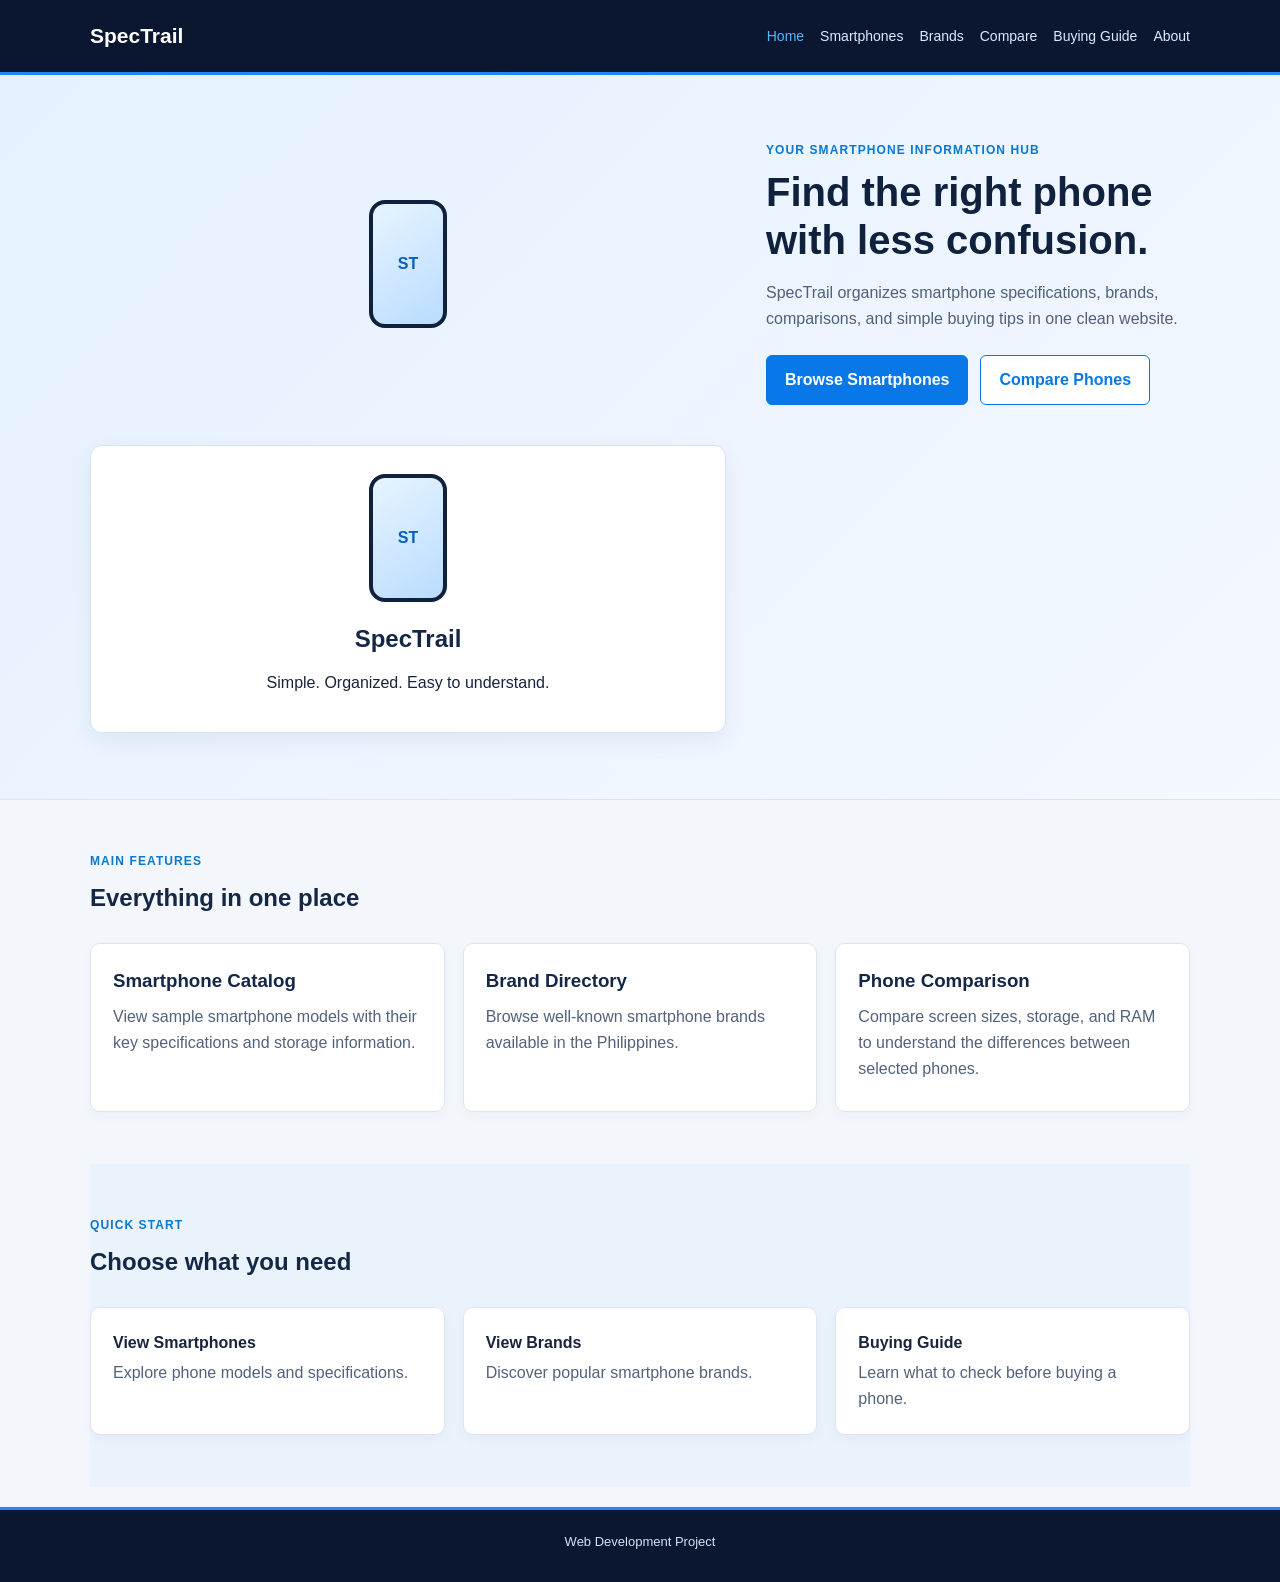
<file: index.html>
<!DOCTYPE html>
<html lang="en">

<head>
  <meta charset="UTF-8">
  <meta name="viewport" content="width=device-width, initial-scale=1.0">
  <title>SpecTrail | Home</title>
  <link rel="stylesheet" href="style.css">
</head>

<body>

<header class="header">
  <div class="container nav">

    <a class="logo" href="index.html">
      SpecTrail
    </a>

    <nav>
      <a class="active" href="index.html">Home</a>
      <a href="phones.html">Smartphones</a>
      <a href="brands.html">Brands</a>
      <a href="compare.html">Compare</a>
      <a href="guide.html">Buying Guide</a>
      <a href="about.html">About</a>
    </nav>

  </div>
</header>

<main>

<section class="hero">
  <div class="container hero-grid">

    <div class="image">
      <div class="phone-shape">ST</div>
    </div>

    <div>
      <p class="eyebrow">YOUR SMARTPHONE INFORMATION HUB</p>

      <h1>Find the right phone with less confusion.</h1>

      <p class="hero-text">
        SpecTrail organizes smartphone specifications,
        brands, comparisons, and simple buying tips in one clean website.
      </p>

      <div class="button-row">
        <a class="btn" href="phones.html">Browse Smartphones</a>
        <a class="btn secondary" href="compare.html">Compare Phones</a>
      </div>
    </div>

    <div class="phone-card">

      <div class="phone-shape">ST</div>

      <h2>SpecTrail</h2>

      <p>Simple. Organized. Easy to understand.</p>

    </div>

  </div>
</section>

<section class="container section">

  <div class="section-title">
    <p class="eyebrow">MAIN FEATURES</p>
    <h2>Everything in one place</h2>
  </div>

  <div class="card-grid three">

    <article class="card">
      <h3>Smartphone Catalog</h3>
      <p>
        View sample smartphone models with their key
        specifications and storage information.
      </p>
    </article>

    <article class="card">
      <h3>Brand Directory</h3>
      <p>
        Browse well-known smartphone brands available
        in the Philippines.
      </p>
    </article>

    <article class="card">
      <h3>Phone Comparison</h3>
      <p>
        Compare screen sizes, storage, and RAM to understand
        the differences between selected phones.
      </p>
    </article>

  </div>

</section>

<section class="container section light-section">

  <div class="section-title">
    <p class="eyebrow">QUICK START</p>
    <h2>Choose what you need</h2>
  </div>

  <div class="card-grid three">

    <a class="link-card" href="phones.html">
      <strong>View Smartphones</strong>
      <span>Explore phone models and specifications.</span>
    </a>

    <a class="link-card" href="brands.html">
      <strong>View Brands</strong>
      <span>Discover popular smartphone brands.</span>
    </a>

    <a class="link-card" href="guide.html">
      <strong>Buying Guide</strong>
      <span>Learn what to check before buying a phone.</span>
    </a>

  </div>

</section>

</main>

<footer class="footer">
  <div class="container">
    <p>Web Development Project</p>
  </div>
</footer>

</body>
</html>
</file>
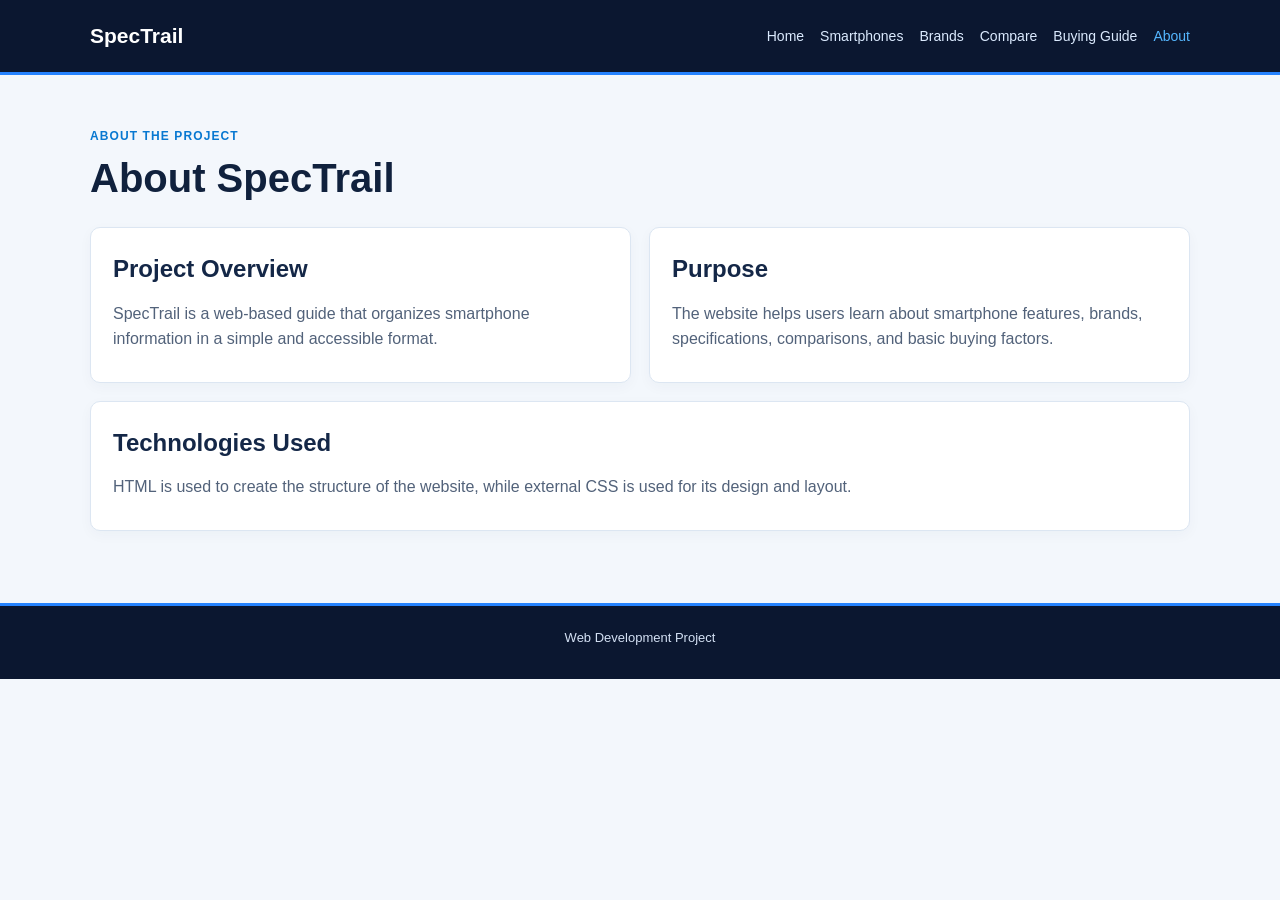
<file: about.html>
<!DOCTYPE html>
<html lang="en">

<head>
  <meta charset="UTF-8">
  <meta name="viewport" content="width=device-width, initial-scale=1.0">
  <title>About - SpecTrail</title>
  <link rel="stylesheet" href="style.css">
</head>

<body>

<header class="header">
  <div class="container nav">

    <a class="logo" href="index.html">SpecTrail</a>

    <nav>
      <a href="index.html">Home</a>
      <a href="phones.html">Smartphones</a>
      <a href="brands.html">Brands</a>
      <a href="compare.html">Compare</a>
      <a href="guide.html">Buying Guide</a>
      <a class="active" href="about.html">About</a>
    </nav>

  </div>
</header>

<main>

<section class="container section">

  <div class="section-title">
    <p class="eyebrow">ABOUT THE PROJECT</p>
    <h1>About SpecTrail</h1>
  </div>

  <div class="two-col">

    <div class="card">
      <h2>Project Overview</h2>
      <p>
        SpecTrail is a web-based guide that organizes smartphone
        information in a simple and accessible format.
      </p>
    </div>

    <div class="card">
      <h2>Purpose</h2>
      <p>
        The website helps users learn about smartphone features,
        brands, specifications, comparisons, and basic buying factors.
      </p>
    </div>

  </div>

  <div class="card" style="margin-top: 18px;">
    <h2>Technologies Used</h2>
    <p>
      HTML is used to create the structure of the website, while
      external CSS is used for its design and layout.
    </p>
  </div>

</section>

</main>

<footer class="footer">
  <div class="container">
    <p>Web Development Project</p>
  </div>
</footer>

</body>
</html>
</file>
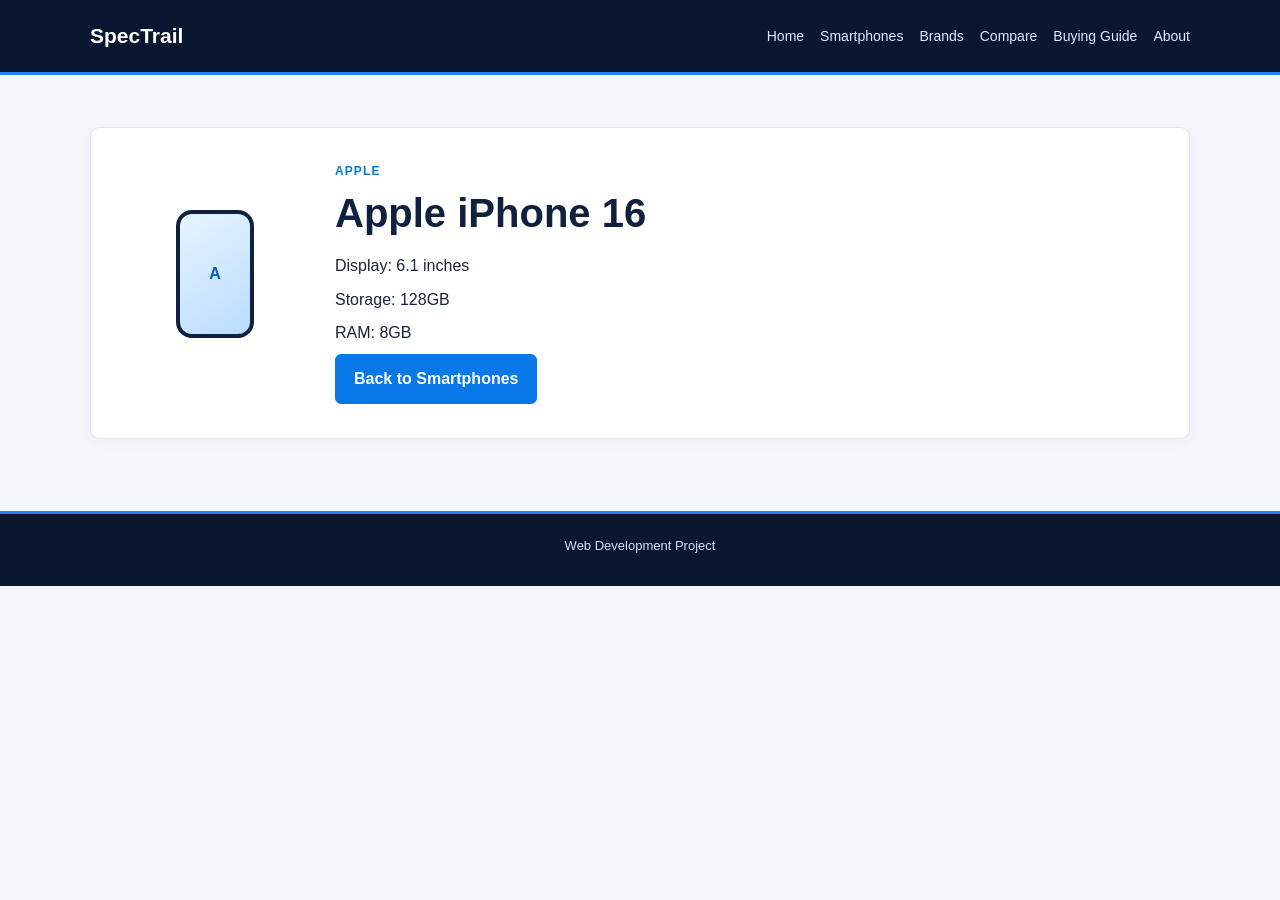
<file: Apple.html>
<!DOCTYPE html>
<html lang="en">
<head>
    <meta charset="UTF-8">
    <meta name="viewport" content="width=device-width, initial-scale=1.0">
    <title>Apple iPhone 16 | SpecTrail</title>
    <link rel="stylesheet" href="style.css">
</head>
<body>
<header class="header">
    <div class="container nav">
        <a href="index.html" class="logo">SpecTrail</a>
        <nav>
            <a href="index.html">Home</a>
            <a href="phones.html">Smartphones</a>
            <a href="brands.html">Brands</a>
            <a href="compare.html">Compare</a>
            <a href="guide.html">Buying Guide</a>
            <a href="about.html">About</a>
        </nav>
    </div>
</header>
<section class="section">
    <div class="container">
        <div class="detail-card">
            <div class="phone-shape">A</div>
            <div>
                <p class="eyebrow">APPLE</p>
                <h1>Apple iPhone 16</h1>
                <p>Display: 6.1 inches</p>
                <p>Storage: 128GB</p>
                <p>RAM: 8GB</p>
                <a href="phones.html" class="btn">Back to Smartphones</a>
            </div>
        </div>
    </div>
</section>
<footer class="footer">
  <div class="container">
    <p>Web Development Project</p>
  </div>
</footer>

</body>
</html>
</file>
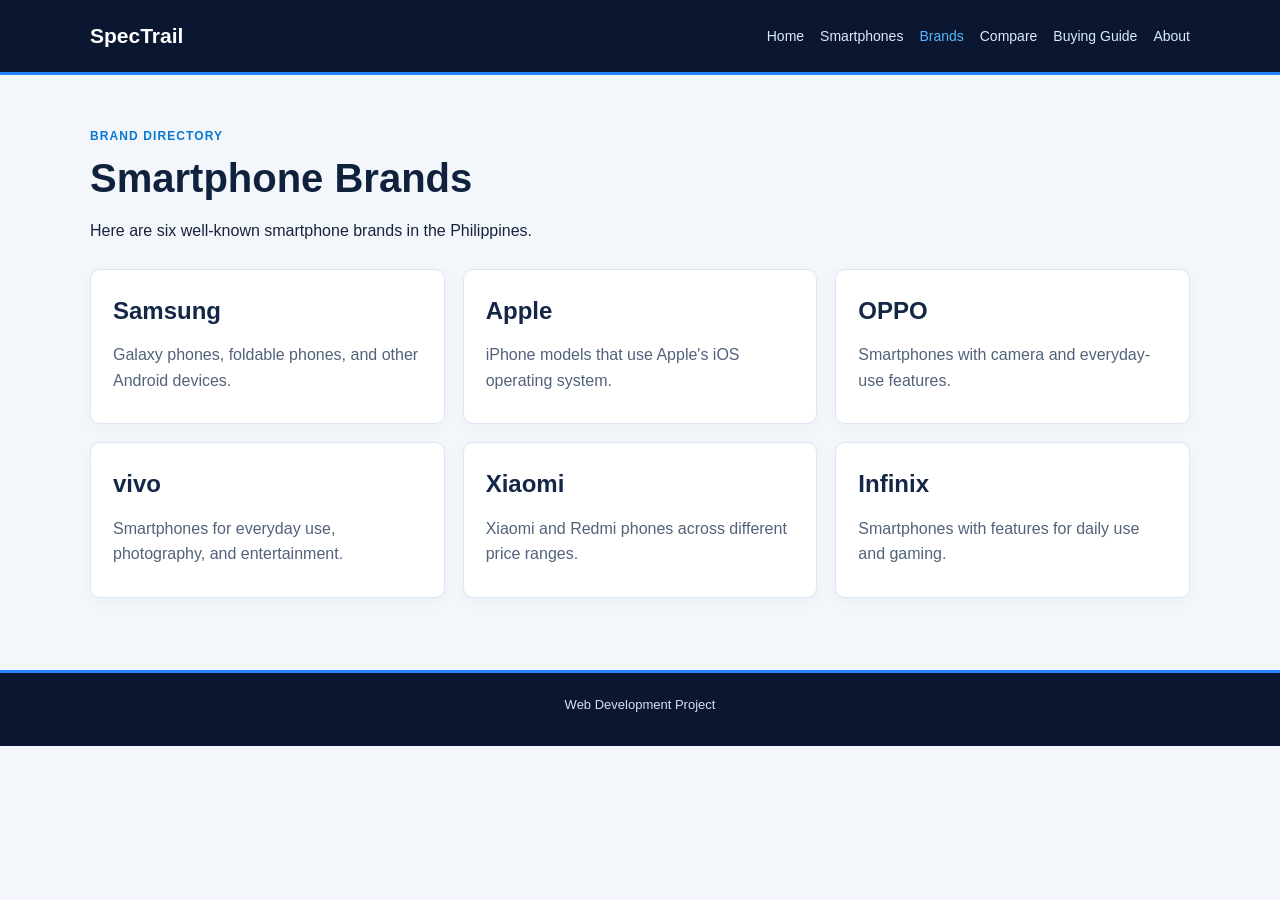
<file: brands.html>
<!DOCTYPE html>
<html lang="en">

<head>
  <meta charset="UTF-8">
  <meta name="viewport" content="width=device-width, initial-scale=1.0">
  <title>Brands - SpecTrail</title>
  <link rel="stylesheet" href="style.css">
</head>

<body>

<header class="header">
  <div class="container nav">

    <a class="logo" href="index.html">SpecTrail</a>

    <nav>
      <a href="index.html">Home</a>
      <a href="phones.html">Smartphones</a>
      <a class="active" href="brands.html">Brands</a>
      <a href="compare.html">Compare</a>
      <a href="guide.html">Buying Guide</a>
      <a href="about.html">About</a>
    </nav>

  </div>
</header>

<main>

<section class="container section">

  <div class="section-title">
    <p class="eyebrow">BRAND DIRECTORY</p>
    <h1>Smartphone Brands</h1>
    <p>Here are six well-known smartphone brands in the Philippines.</p>
  </div>

  <div class="brand-grid">

    <div class="card">
      <h2>Samsung</h2>
      <p>Galaxy phones, foldable phones, and other Android devices.</p>
    </div>

    <div class="card">
      <h2>Apple</h2>
      <p>iPhone models that use Apple's iOS operating system.</p>
    </div>

    <div class="card">
      <h2>OPPO</h2>
      <p>Smartphones with camera and everyday-use features.</p>
    </div>

    <div class="card">
      <h2>vivo</h2>
      <p>Smartphones for everyday use, photography, and entertainment.</p>
    </div>

    <div class="card">
      <h2>Xiaomi</h2>
      <p>Xiaomi and Redmi phones across different price ranges.</p>
    </div>

    <div class="card">
      <h2>Infinix</h2>
      <p>Smartphones with features for daily use and gaming.</p>
    </div>

  </div>

</section>

</main>

<footer class="footer">
  <div class="container">
    <p>Web Development Project</p>
  </div>
</footer>

</body>
</html>
</file>
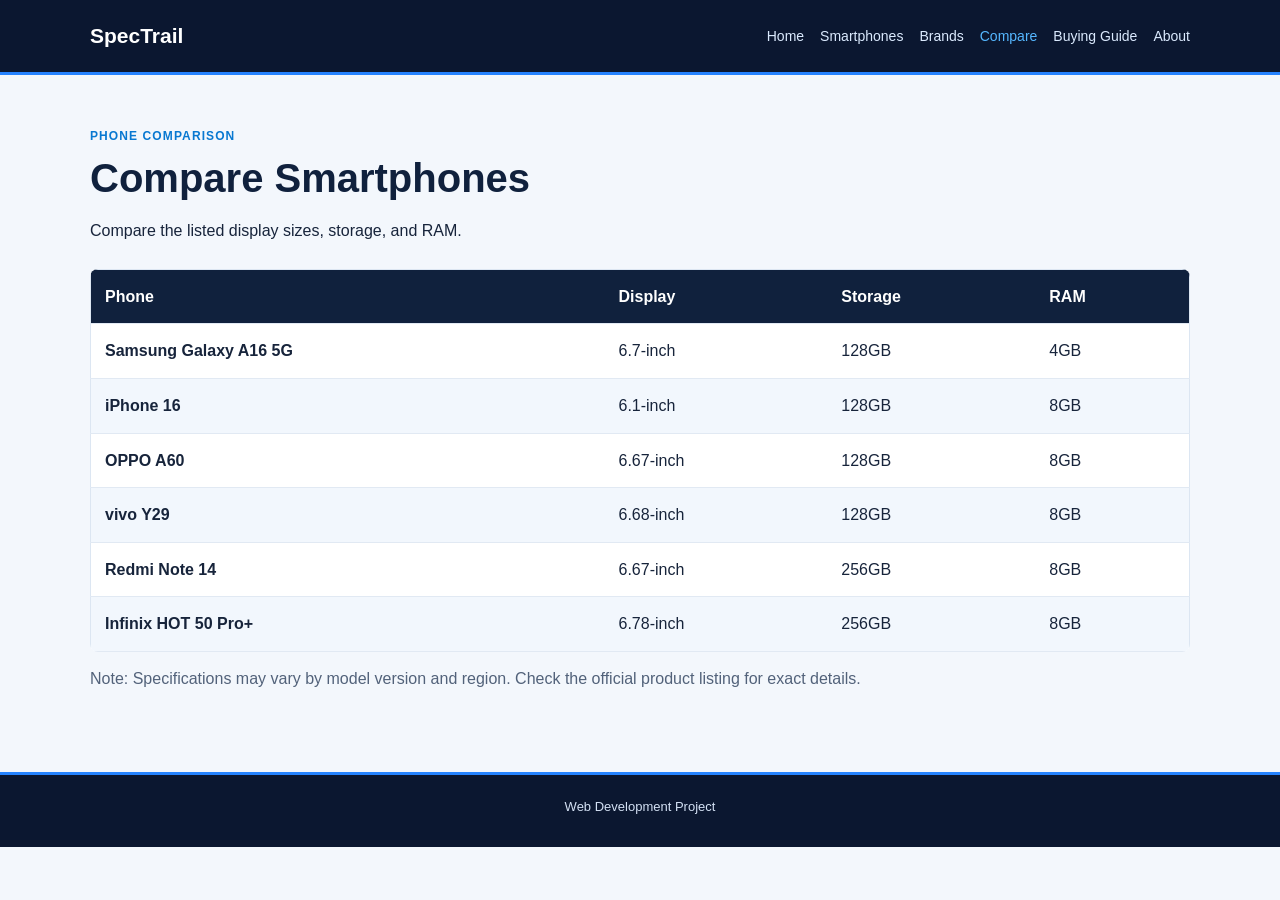
<file: compare.html>
<!DOCTYPE html>
<html lang="en">

<head>
  <meta charset="UTF-8">
  <meta name="viewport" content="width=device-width, initial-scale=1.0">
  <title>Compare Smartphones - SpecTrail</title>
  <link rel="stylesheet" href="style.css">
</head>

<body>

<header class="header">
  <div class="container nav">

    <a class="logo" href="index.html">SpecTrail</a>

    <nav>
      <a href="index.html">Home</a>
      <a href="phones.html">Smartphones</a>
      <a href="brands.html">Brands</a>
      <a class="active" href="compare.html">Compare</a>
      <a href="guide.html">Buying Guide</a>
      <a href="about.html">About</a>
    </nav>

  </div>
</header>

<main>

<section class="container section">

  <div class="section-title">
    <p class="eyebrow">PHONE COMPARISON</p>
    <h1>Compare Smartphones</h1>
    <p>Compare the listed display sizes, storage, and RAM.</p>
  </div>

  <div class="table-wrap">

    <table>
      <thead>
        <tr>
          <th>Phone</th>
          <th>Display</th>
          <th>Storage</th>
          <th>RAM</th>
        </tr>
      </thead>

      <tbody>
        <tr>
          <th>Samsung Galaxy A16 5G</th>
          <td>6.7-inch</td>
          <td>128GB</td>
          <td>4GB</td>
        </tr>

        <tr>
          <th>iPhone 16</th>
          <td>6.1-inch</td>
          <td>128GB</td>
          <td>8GB</td>
        </tr>

        <tr>
          <th>OPPO A60</th>
          <td>6.67-inch</td>
          <td>128GB</td>
          <td>8GB</td>
        </tr>

        <tr>
          <th>vivo Y29</th>
          <td>6.68-inch</td>
          <td>128GB</td>
          <td>8GB</td>
        </tr>

        <tr>
          <th>Redmi Note 14</th>
          <td>6.67-inch</td>
          <td>256GB</td>
          <td>8GB</td>
        </tr>

        <tr>
          <th>Infinix HOT 50 Pro+</th>
          <td>6.78-inch</td>
          <td>256GB</td>
          <td>8GB</td>
        </tr>
      </tbody>
    </table>

  </div>

  <p style="margin-top: 14px; color: #52627a;">
    Note: Specifications may vary by model version and region.
    Check the official product listing for exact details.
  </p>

</section>

</main>

<footer class="footer">
  <div class="container">
    <p>Web Development Project</p>
  </div>
</footer>

</body>
</html>
</file>
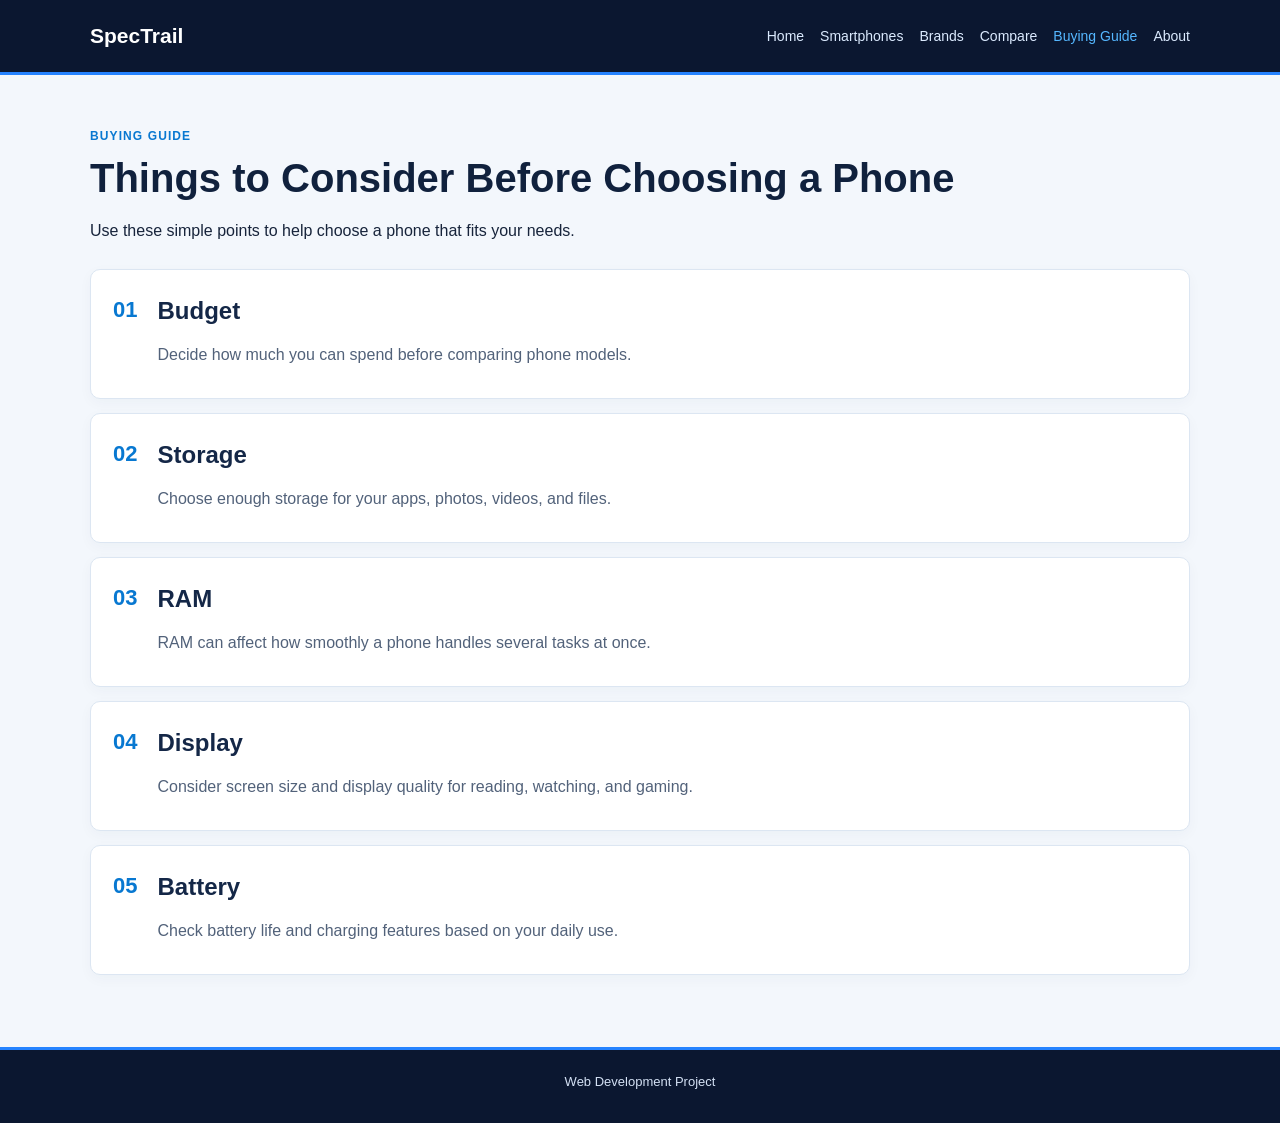
<file: guide.html>
<!DOCTYPE html>
<html lang="en">

<head>
  <meta charset="UTF-8">
  <meta name="viewport" content="width=device-width, initial-scale=1.0">
  <title>Buying Guide - SpecTrail</title>
  <link rel="stylesheet" href="style.css">
</head>

<body>

<header class="header">
  <div class="container nav">

    <a class="logo" href="index.html">SpecTrail</a>

    <nav>
      <a href="index.html">Home</a>
      <a href="phones.html">Smartphones</a>
      <a href="brands.html">Brands</a>
      <a href="compare.html">Compare</a>
      <a class="active" href="guide.html">Buying Guide</a>
      <a href="about.html">About</a>
    </nav>

  </div>
</header>

<main>

<section class="container section">

  <div class="section-title">
    <p class="eyebrow">BUYING GUIDE</p>
    <h1>Things to Consider Before Choosing a Phone</h1>
    <p>Use these simple points to help choose a phone that fits your needs.</p>
  </div>

  <div class="guide-list">

    <div class="guide-item">
      <span>01</span>
      <div>
        <h2>Budget</h2>
        <p>Decide how much you can spend before comparing phone models.</p>
      </div>
    </div>

    <div class="guide-item">
      <span>02</span>
      <div>
        <h2>Storage</h2>
        <p>Choose enough storage for your apps, photos, videos, and files.</p>
      </div>
    </div>

    <div class="guide-item">
      <span>03</span>
      <div>
        <h2>RAM</h2>
        <p>RAM can affect how smoothly a phone handles several tasks at once.</p>
      </div>
    </div>

    <div class="guide-item">
      <span>04</span>
      <div>
        <h2>Display</h2>
        <p>Consider screen size and display quality for reading, watching, and gaming.</p>
      </div>
    </div>

    <div class="guide-item">
      <span>05</span>
      <div>
        <h2>Battery</h2>
        <p>Check battery life and charging features based on your daily use.</p>
      </div>
    </div>

  </div>

</section>

</main>

<footer class="footer">
  <div class="container">
    <p>Web Development Project</p>
  </div>
</footer>

</body>
</html>
</file>
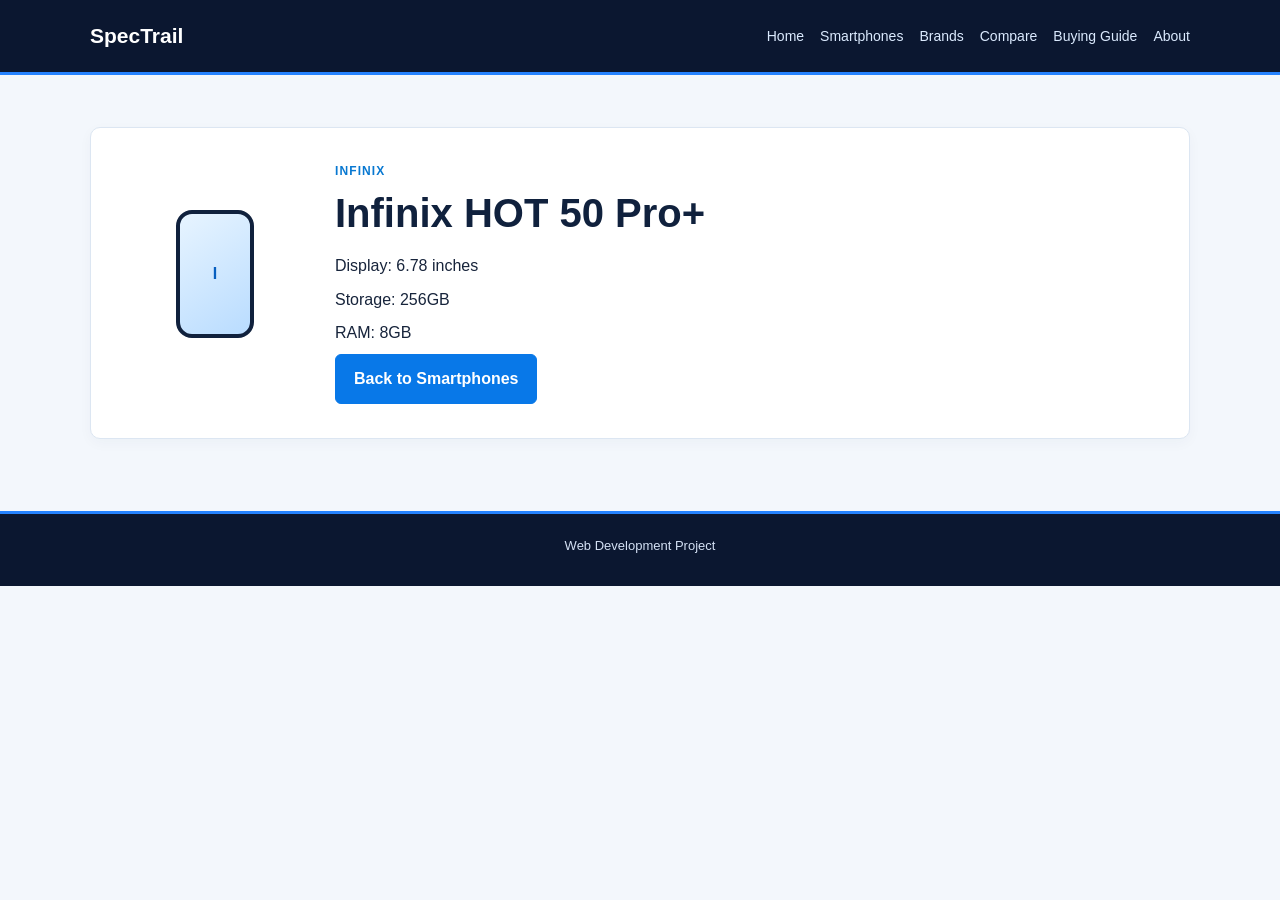
<file: Infinix.html>
<!DOCTYPE html>
<html lang="en">
<head>
    <meta charset="UTF-8">
    <meta name="viewport" content="width=device-width, initial-scale=1.0">
    <title>Infinix HOT 50 Pro+ | SpecTrail</title>
    <link rel="stylesheet" href="style.css">
</head>
<body>
<header class="header">
    <div class="container nav">
        <a href="index.html" class="logo">SpecTrail</a>
        <nav>
            <a href="index.html">Home</a>
            <a href="phones.html">Smartphones</a>
            <a href="brands.html">Brands</a>
            <a href="compare.html">Compare</a>
            <a href="guide.html">Buying Guide</a>
            <a href="about.html">About</a>
        </nav>
    </div>
</header>
<section class="section">
    <div class="container">
        <div class="detail-card">
            <div class="phone-shape">I</div>
            <div>
                <p class="eyebrow">INFINIX</p>
                <h1>Infinix HOT 50 Pro+</h1>
                <p>Display: 6.78 inches</p>
                <p>Storage: 256GB</p>
                <p>RAM: 8GB</p>
                <a href="phones.html" class="btn">Back to Smartphones</a>
            </div>
        </div>
    </div>
</section>
<footer class="footer">
  <div class="container">
    <p>Web Development Project</p>
  </div>
</footer>
</body>
</html>
</file>
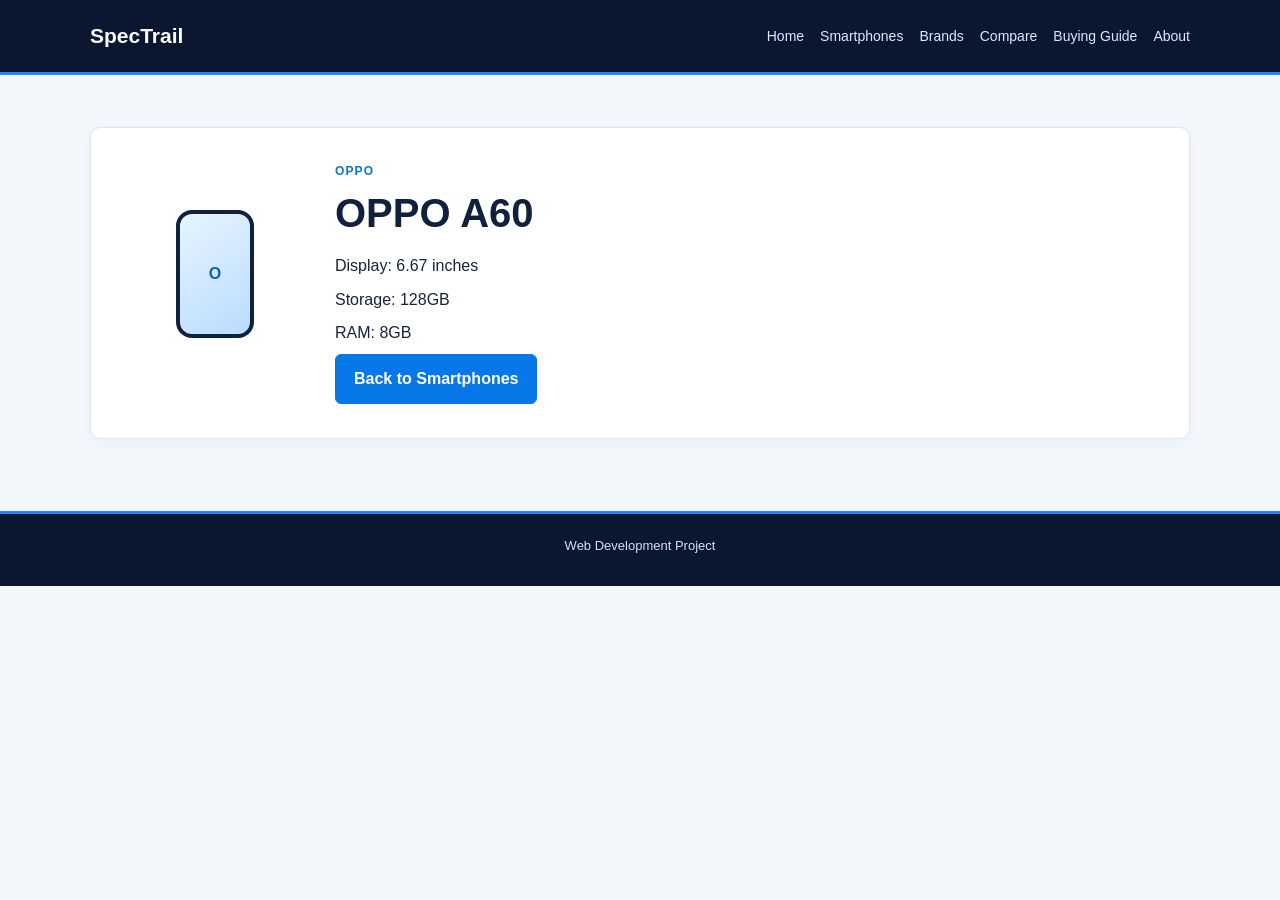
<file: OPPO.html>
<!DOCTYPE html>
<html lang="en">
<head>
    <meta charset="UTF-8">
    <meta name="viewport" content="width=device-width, initial-scale=1.0">
    <title>OPPO A60 | SpecTrail</title>
    <link rel="stylesheet" href="style.css">
</head>
<body>
<header class="header">
    <div class="container nav">
        <a href="index.html" class="logo">SpecTrail</a>
        <nav>
            <a href="index.html">Home</a>
            <a href="phones.html">Smartphones</a>
            <a href="brands.html">Brands</a>
            <a href="compare.html">Compare</a>
            <a href="guide.html">Buying Guide</a>
            <a href="about.html">About</a>
        </nav>
    </div>
</header>
<section class="section">
    <div class="container">
        <div class="detail-card">
            <div class="phone-shape">O</div>
            <div>
                <p class="eyebrow">OPPO</p>
                <h1>OPPO A60</h1>
                <p>Display: 6.67 inches</p>
                <p>Storage: 128GB</p>
                <p>RAM: 8GB</p>
                <a href="phones.html" class="btn">Back to Smartphones</a>
            </div>
        </div>
    </div>
</section>
<footer class="footer">
    <div class="container">
        <p>Web Development Project</p>
    </div>
</footer>
</body>
</html>
</file>
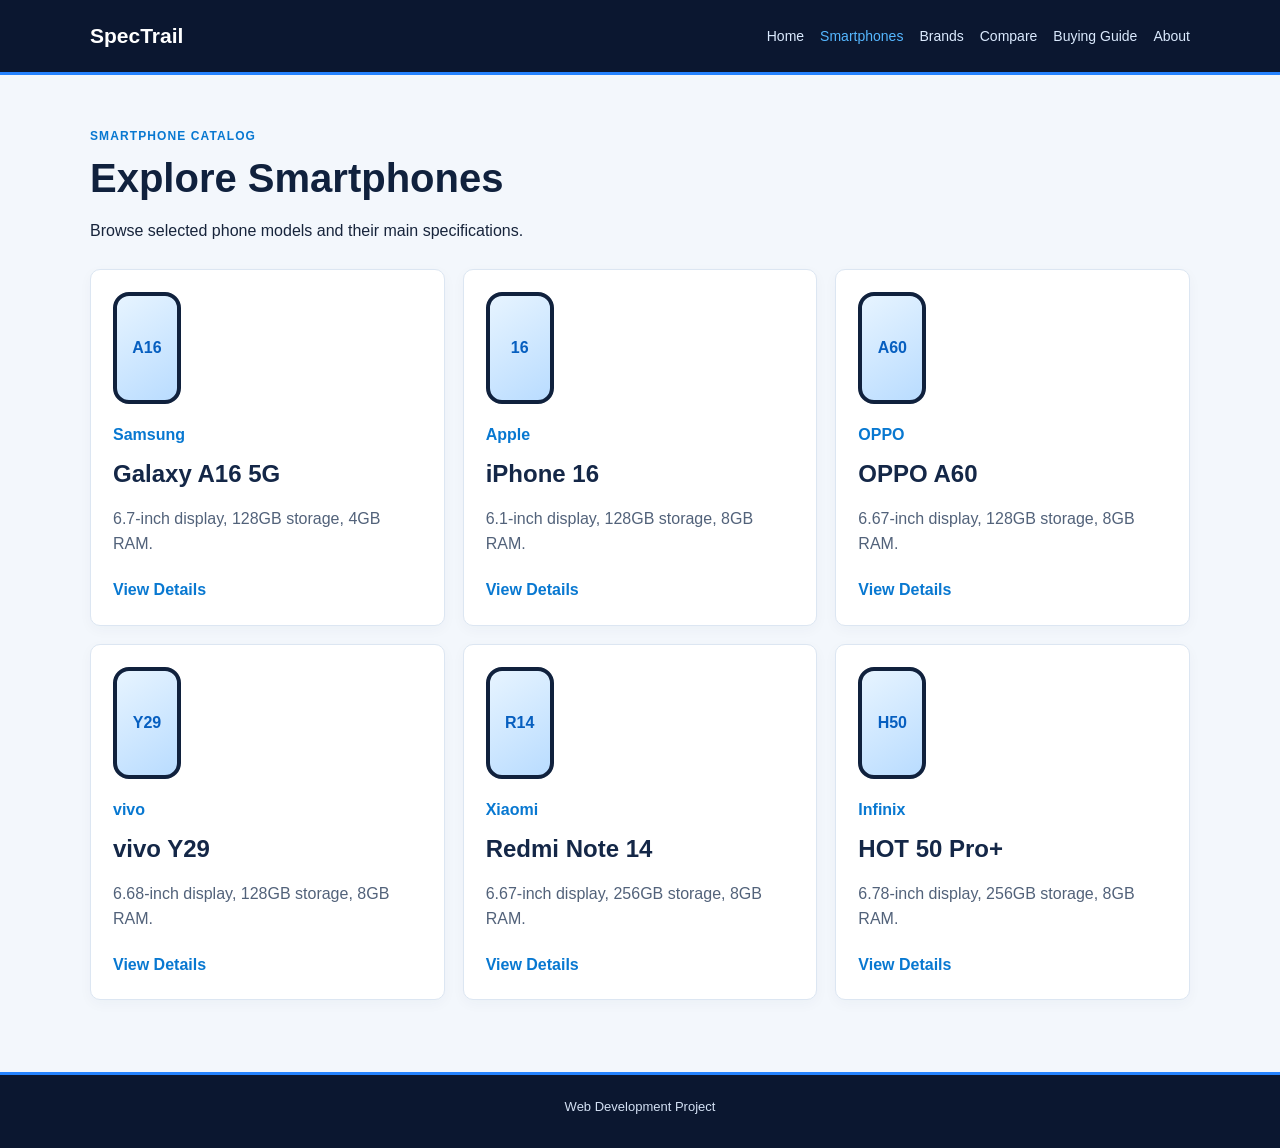
<file: phones.html>
<!DOCTYPE html>
<html lang="en">

<head>
  <meta charset="UTF-8">
  <meta name="viewport" content="width=device-width, initial-scale=1.0">
  <title>Smartphones - SpecTrail</title>
  <link rel="stylesheet" href="style.css">
</head>

<body>

<header class="header">
  <div class="container nav">

    <a class="logo" href="index.html">SpecTrail</a>

    <nav>
      <a href="index.html">Home</a>
      <a class="active" href="phones.html">Smartphones</a>
      <a href="brands.html">Brands</a>
      <a href="compare.html">Compare</a>
      <a href="guide.html">Buying Guide</a>
      <a href="about.html">About</a>
    </nav>

  </div>
</header>

<main>

<section class="container section">

  <div class="section-title">
    <p class="eyebrow">SMARTPHONE CATALOG</p>
    <h1>Explore Smartphones</h1>
    <p>Browse selected phone models and their main specifications.</p>
  </div>

  <div class="card-grid three">

    <article class="phone-item">
      <div class="device">A16</div>
      <p class="brand">Samsung</p>
      <h2>Galaxy A16 5G</h2>
      <p>6.7-inch display, 128GB storage, 4GB RAM.</p>
      <a class="text-link" href="Samsung.html">View Details</a>
    </article>

    <article class="phone-item">
      <div class="device">16</div>
      <p class="brand">Apple</p>
      <h2>iPhone 16</h2>
      <p>6.1-inch display, 128GB storage, 8GB RAM.</p>
      <a class="text-link" href="Apple.html">View Details</a>
    </article>

    <article class="phone-item">
      <div class="device">A60</div>
      <p class="brand">OPPO</p>
      <h2>OPPO A60</h2>
      <p>6.67-inch display, 128GB storage, 8GB RAM.</p>
      <a class="text-link" href="OPPO.html">View Details</a>
    </article>

    <article class="phone-item">
      <div class="device">Y29</div>
      <p class="brand">vivo</p>
      <h2>vivo Y29</h2>
      <p>6.68-inch display, 128GB storage, 8GB RAM.</p>
      <a class="text-link" href="vivo.html">View Details</a>
    </article>

    <article class="phone-item">
      <div class="device">R14</div>
      <p class="brand">Xiaomi</p>
      <h2>Redmi Note 14</h2>
      <p>6.67-inch display, 256GB storage, 8GB RAM.</p>
      <a class="text-link" href="Redmi.html">View Details</a>
    </article>

    <article class="phone-item">
      <div class="device">H50</div>
      <p class="brand">Infinix</p>
      <h2>HOT 50 Pro+</h2>
      <p>6.78-inch display, 256GB storage, 8GB RAM.</p>
      <a class="text-link" href="Infinix.html">View Details</a>
    </article>

  </div>

</section>

</main>

<footer class="footer">
  <div class="container">
    <p>Web Development Project</p>
  </div>
</footer>

</body>
</html>
</file>
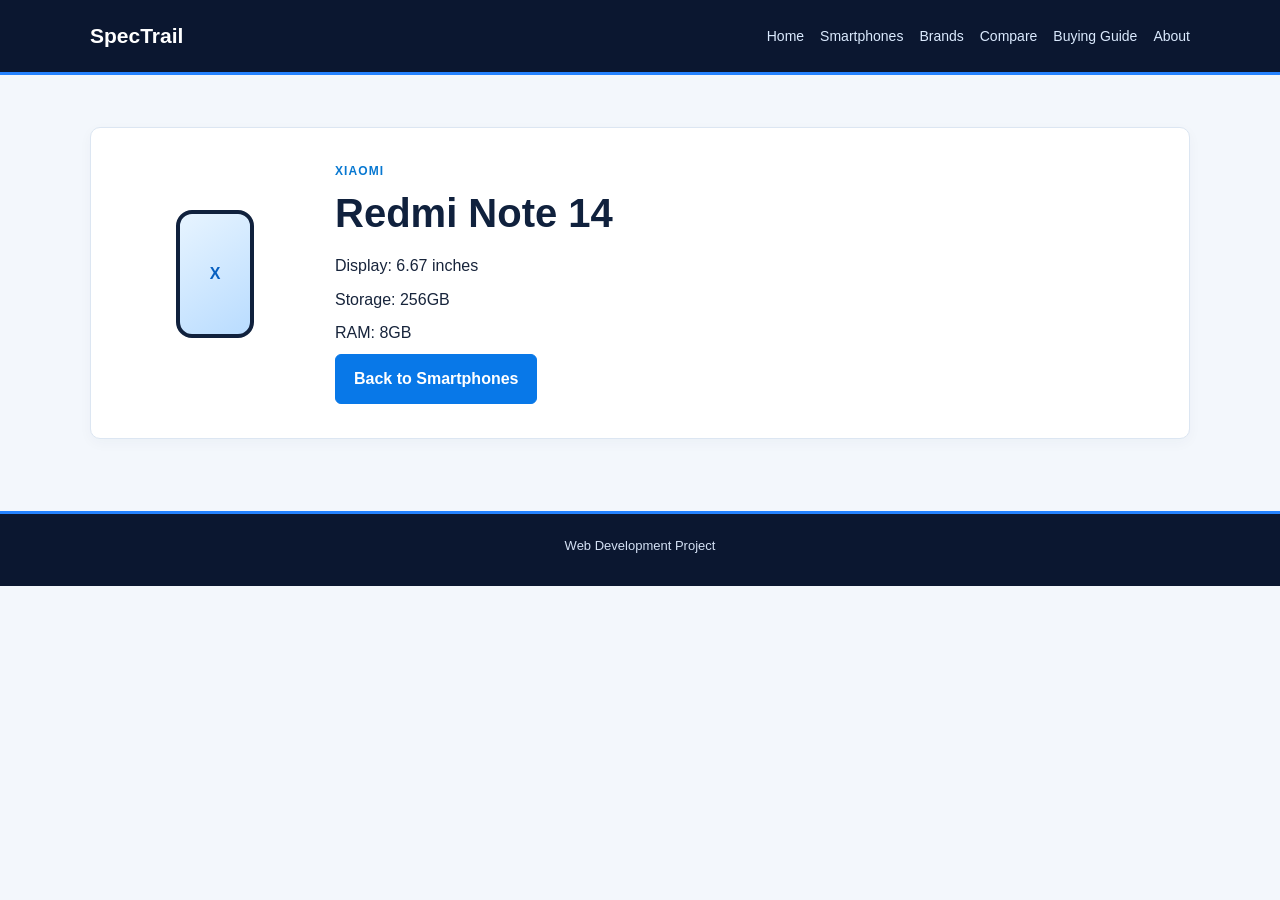
<file: Redmi.html>
<!DOCTYPE html>
<html lang="en">
<head>
    <meta charset="UTF-8">
    <meta name="viewport" content="width=device-width, initial-scale=1.0">
    <title>Redmi Note 14 | SpecTrail</title>
    <link rel="stylesheet" href="style.css">
</head>
<body>
<header class="header">
    <div class="container nav">
        <a href="index.html" class="logo">SpecTrail</a>
        <nav>
            <a href="index.html">Home</a>
            <a href="phones.html">Smartphones</a>
            <a href="brands.html">Brands</a>
            <a href="compare.html">Compare</a>
            <a href="guide.html">Buying Guide</a>
            <a href="about.html">About</a>
        </nav>
    </div>
</header>
<section class="section">
    <div class="container">
        <div class="detail-card">
            <div class="phone-shape">X</div>
            <div>
                <p class="eyebrow">XIAOMI</p>
                <h1>Redmi Note 14</h1>
                <p>Display: 6.67 inches</p>
                <p>Storage: 256GB</p>
                <p>RAM: 8GB</p>
                <a href="phones.html" class="btn">Back to Smartphones</a>
            </div>
        </div>
    </div>
</section>
<footer class="footer">
    <div class="container">
        <p>Web Development Project</p>
    </div>
</footer>
</body>
</html>
</file>
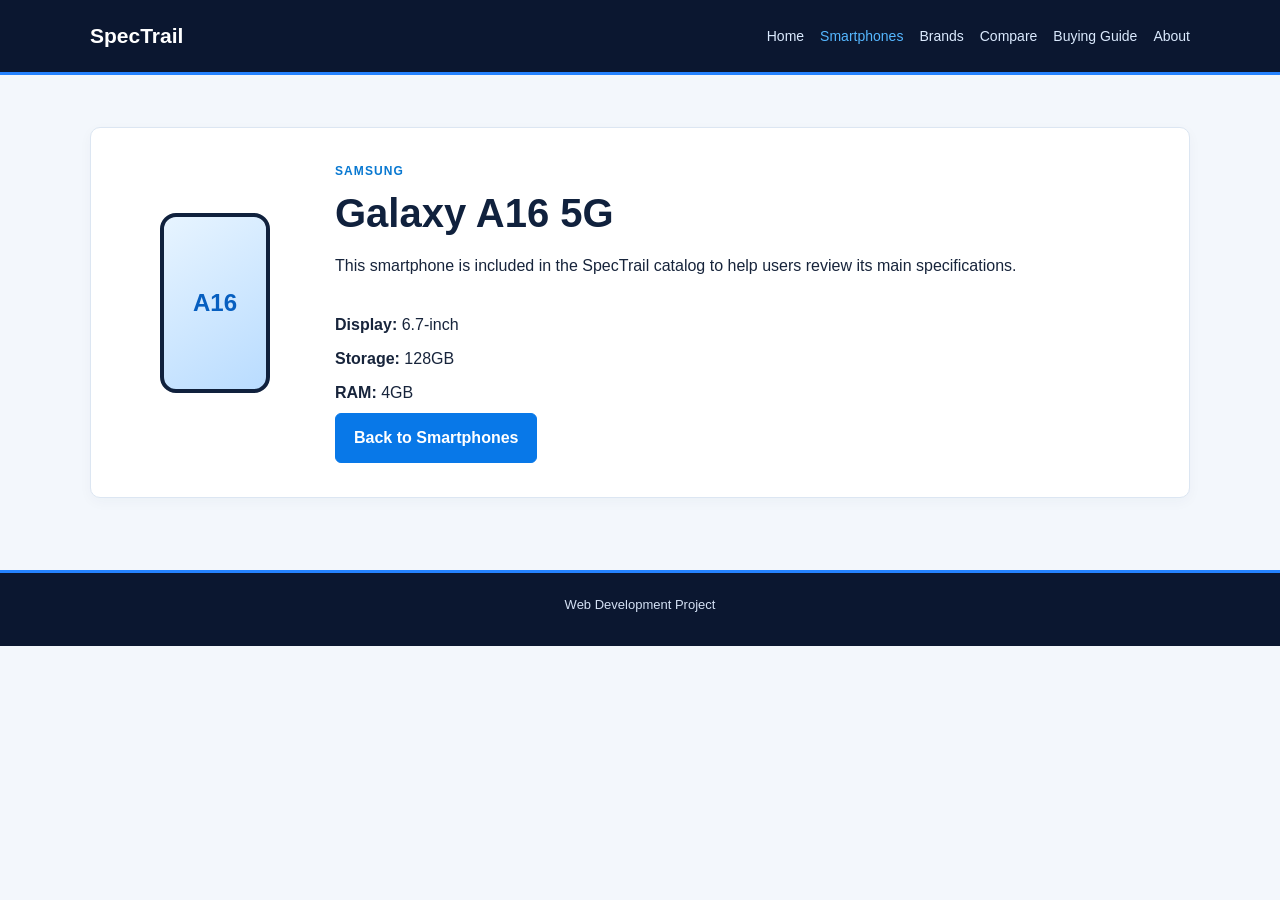
<file: Samsung.html>
<!DOCTYPE html>
<html lang="en">

<head>
  <meta charset="UTF-8">
  <meta name="viewport" content="width=device-width, initial-scale=1.0">
  <title>Samsung Galaxy A16 5G - SpecTrail</title>
  <link rel="stylesheet" href="style.css">
</head>

<body>

<header class="header">
  <div class="container nav">
    <a class="logo" href="index.html">SpecTrail</a>

    <nav>
      <a href="index.html">Home</a>
      <a class="active" href="phones.html">Smartphones</a>
      <a href="brands.html">Brands</a>
      <a href="compare.html">Compare</a>
      <a href="guide.html">Buying Guide</a>
      <a href="about.html">About</a>
    </nav>
  </div>
</header>

<main>

<section class="container section">

  <div class="detail-card">

    <div class="device large">A16</div>

    <div>
      <p class="eyebrow">SAMSUNG</p>
      <h1>Galaxy A16 5G</h1>

      <p>
        This smartphone is included in the SpecTrail catalog
        to help users review its main specifications.
      </p>

      <br>

      <p><strong>Display:</strong> 6.7-inch</p>
      <p><strong>Storage:</strong> 128GB</p>
      <p><strong>RAM:</strong> 4GB</p>
      <a href="phones.html"
      class="btn">Back to Smartphones</a>
      </a>
    </div>

  </div>

</section>

</main>

<footer class="footer">
  <div class="container">
    <p>Web Development Project</p>
  </div>
</footer>

</body>
</html>
</file>
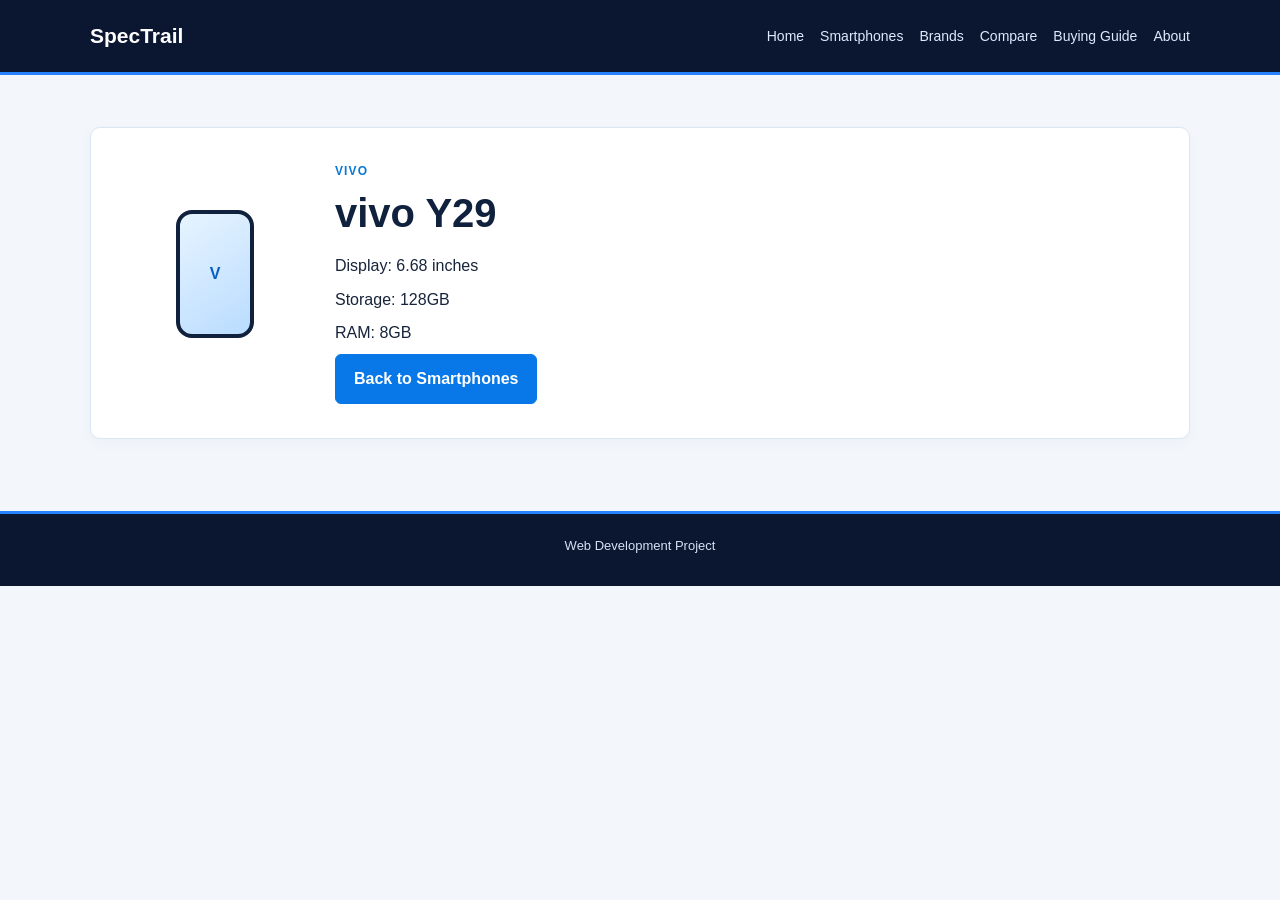
<file: vivo.html>
<!DOCTYPE html>
<html lang="en">
<head>
    <meta charset="UTF-8">
    <meta name="viewport" content="width=device-width, initial-scale=1.0">
    <title>vivo Y29 | SpecTrail</title>
    <link rel="stylesheet" href="style.css">
</head>
<body>
<header class="header">
    <div class="container nav">
        <a href="index.html" class="logo">SpecTrail</a>
        <nav>
            <a href="index.html">Home</a>
            <a href="phones.html">Smartphones</a>
            <a href="brands.html">Brands</a>
            <a href="compare.html">Compare</a>
            <a href="guide.html">Buying Guide</a>
            <a href="about.html">About</a>
        </nav>
    </div>
</header>
<section class="section">
    <div class="container">
        <div class="detail-card">
            <div class="phone-shape">V</div>
            <div>
                <p class="eyebrow">VIVO</p>
                <h1>vivo Y29</h1>
                <p>Display: 6.68 inches</p>
                <p>Storage: 128GB</p>
                <p>RAM: 8GB</p>
                <a href="phones.html" class="btn">Back to Smartphones</a>
            </div>
        </div>
    </div>
</section>

<footer class="footer">
  <div class="container">
    <p>Web Development Project</p>
  </div>
</footer>

</body>
</html>
</file>
<file: style.css>
* {
  box-sizing: border-box;
  margin: 0;
  padding: 0;
}

body {
  font-family: Arial, sans-serif;
  background: #f3f7fc;
  color: #17243b;
  line-height: 1.6;
}

a {
  color: inherit;
  text-decoration: none;
}

.container {
  width: 86%;
  max-width: 1100px;
  margin: auto;
}

.header {
  background: #0b1730;
  color: white;
  border-bottom: 3px solid #2583ff;
}

.container.nav {
  min-height: 72px;
  display: flex;
  align-items: center;
  justify-content: space-between;
  gap: 20px;
}

.logo {
  font-size: 21px;
  font-weight: bold;
}

nav {
  display: flex;
  flex-wrap: wrap;
  gap: 16px;
}

nav a {
  font-size: 14px;
  padding: 7px 0;
  color: #dbeafe;
}

nav a:hover,
nav a.active {
  color: #55b7ff;
}

.hero {
  background: linear-gradient(135deg, #e5f1ff, #f4f8ff);
  padding: 66px 0;
  border-bottom: 1px solid #d6e5f7;
}

.hero-grid {
  display: grid;
  grid-template-columns: 1.5fr 1fr;
  gap: 40px;
  align-items: center;
}

.image {
  display: flex;
  justify-content: center;
  align-items: center;
}

.image img {
  display: block;
  width: 100%;
  max-width: 260px;
  height: auto;
}

.eyebrow {
  color: #0878d1;
  font-size: 12px;
  font-weight: bold;
  letter-spacing: 1.1px;
  margin-bottom: 8px;
}

h1 {
  font-size: 40px;
  line-height: 1.2;
  margin-bottom: 16px;
  color: #10213d;
}

h2 {
  margin-bottom: 12px;
  color: #142747;
}

h3 {
  margin-bottom: 9px;
  color: #142747;
}

p {
  margin-bottom: 8px;
}

.hero-text {
  color: #506078;
  margin-bottom: 24px;
}

.button-row {
  display: flex;
  gap: 12px;
  flex-wrap: wrap;
}

.btn {
  display: inline-block;
  background: #0878e8;
  color: white;
  padding: 11px 18px;
  border-radius: 6px;
  font-weight: bold;
  border: 1px solid #0878e8;
}

.btn:hover {
  background: #075fc0;
}

.btn.secondary {
  background: white;
  color: #0878e8;
  border: 1px solid #0878e8;
}

.btn.secondary:hover {
  background: #e8f3ff;
}

.phone-card {
  background: white;
  border: 1px solid #d7e4f3;
  border-radius: 12px;
  padding: 28px;
  text-align: center;
  box-shadow: 0 8px 22px rgba(17, 54, 99, 0.07);
}

.phone-shape,
.device {
  width: 78px;
  height: 128px;
  margin: 0 auto 18px;
  border: 4px solid #10213d;
  border-radius: 16px;
  display: flex;
  align-items: center;
  justify-content: center;
  font-weight: bold;
  color: #075fc0;
  background: linear-gradient(145deg, #e7f4ff, #b9dcff);
}

.device {
  width: 68px;
  height: 112px;
}

.device.large {
  width: 110px;
  height: 180px;
  font-size: 24px;
}

.section {
  padding: 52px 0;
}

.light-section {
  background: #eaf2fb;
}

.section-title {
  margin-bottom: 25px;
}

.card-grid {
  display: grid;
  gap: 18px;
}

.card-grid.three {
  grid-template-columns: repeat(3, 1fr);
}

.card,
.link-card,
.phone-item,
.detail-card,
.guide-item {
  background: white;
  border: 1px solid #dce6f2;
  border-radius: 10px;
  box-shadow: 0 4px 14px rgba(17, 54, 99, 0.035);
}

.card {
  padding: 22px;
}

.card p,
.link-card span,
.phone-item p {
  color: #52627a;
}

.link-card {
  padding: 22px;
  display: block;
}

.link-card:hover {
  border-color: #1684f8;
}

.link-card strong,
.link-card span {
  display: block;
}

.link-card span {
  margin-top: 5px;
}

.phone-item {
  padding: 22px;
}

.phone-item .device {
  margin-left: 0;
}

.phone-item .brand {
  color: #0878d1;
  font-weight: bold;
  margin-bottom: 8px;
}

.text-link {
  display: inline-block;
  margin-top: 12px;
  color: #0878d1;
  font-weight: bold;
}

.text-link:hover {
  color: #075fc0;
  text-decoration: underline;
}

.brand-grid {
  display: grid;
  grid-template-columns: repeat(3, 1fr);
  gap: 18px;
}

.table-wrap {
  overflow-x: auto;
  border-radius: 8px;
}

table {
  width: 100%;
  border-collapse: collapse;
  background: white;
  border: 1px solid #dce6f2;
}

th,
td {
  padding: 14px;
  text-align: left;
  border-bottom: 1px solid #e1e9f3;
}

thead th {
  background: #10213d;
  color: white;
}

tbody tr:nth-child(even) {
  background: #f2f7fd;
}

.guide-list {
  display: grid;
  gap: 14px;
}

.guide-item {
  display: flex;
  gap: 20px;
  padding: 22px;
}

.guide-item > span {
  font-size: 22px;
  font-weight: bold;
  color: #0878d1;
}

.guide-item p {
  color: #52627a;
}

.detail-card {
  display: grid;
  grid-template-columns: 180px 1fr;
  gap: 30px;
  padding: 34px;
  align-items: center;
}

.two-col {
  display: grid;
  grid-template-columns: 1fr 1fr;
  gap: 18px;
}

.footer {
  background: #0b1730;
  color: #d4e1f4;
  padding: 22px 0;
  margin-top: 20px;
  text-align: center;
  font-size: 13px;
  border-top: 3px solid #2583ff;
}

@media (max-width: 800px) {
  .container {
    width: 90%;
  }

  .container.nav {
    flex-direction: column;
    justify-content: center;
    padding: 15px 0;
  }

  .hero-grid,
  .two-col,
  .detail-card {
    grid-template-columns: 1fr;
  }

  .card-grid.three,
  .brand-grid {
    grid-template-columns: 1fr 1fr;
  }

  h1 {
    font-size: 35px;
  }
}

@media (max-width: 560px) {
  h1 {
    font-size: 31px;
  }

  .card-grid.three,
  .brand-grid {
    grid-template-columns: 1fr;
  }

  nav {
    justify-content: center;
    gap: 10px 14px;
  }

  nav a {
    font-size: 13px;
  }

  .detail-card {
    padding: 24px;
  }
}
</file>
